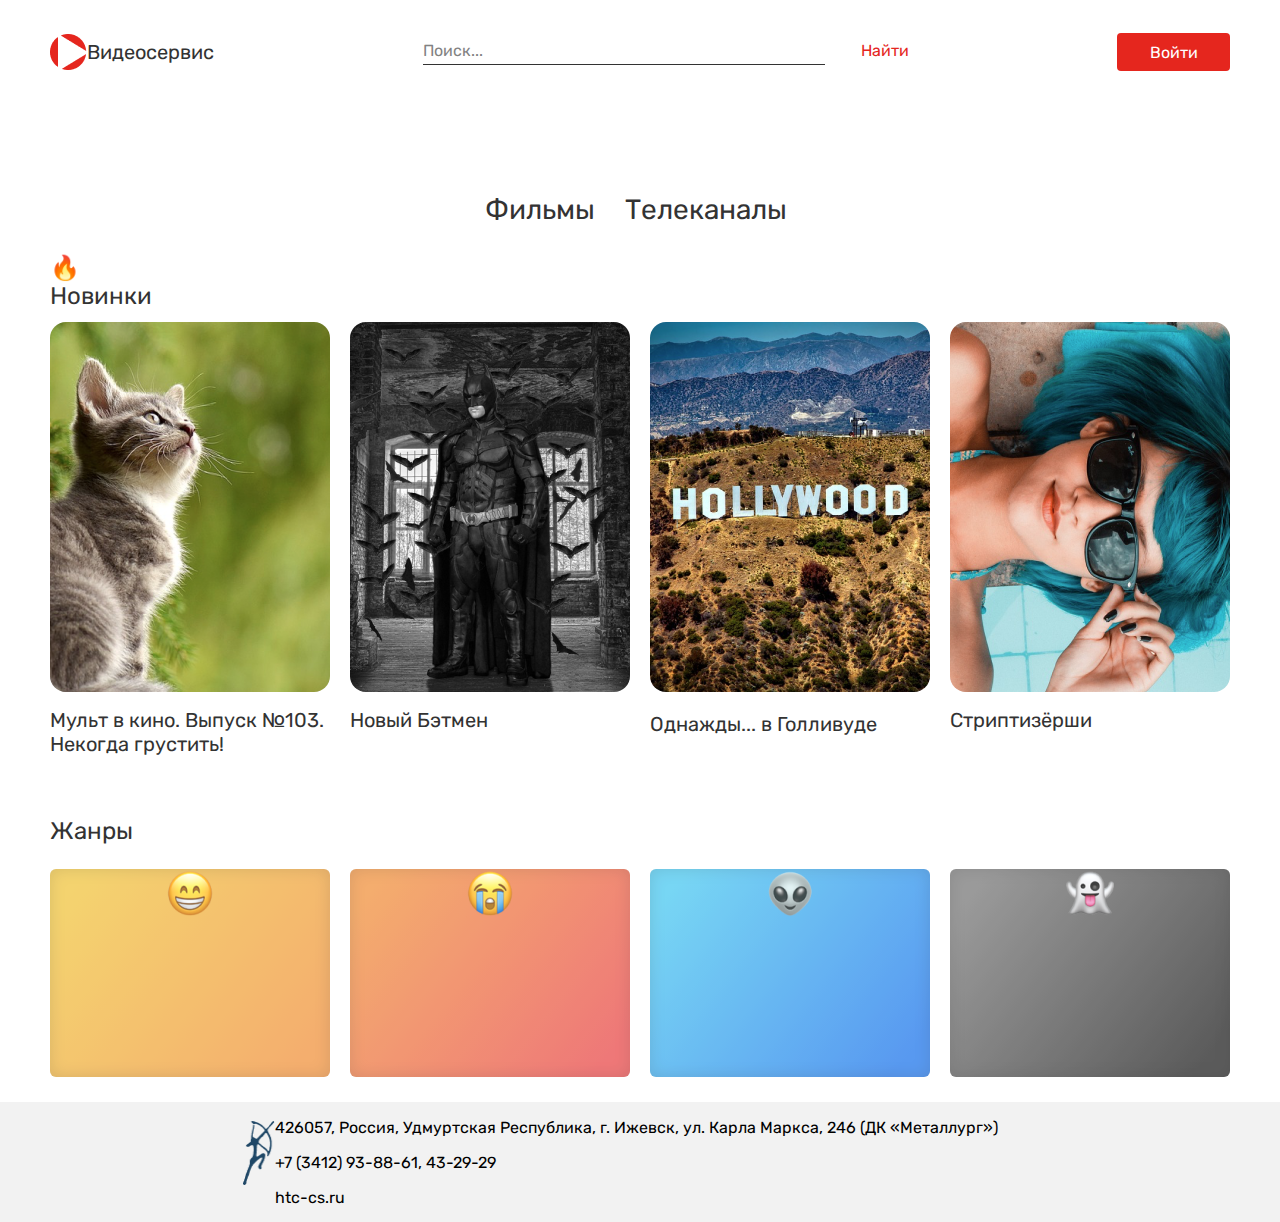
<file: index.html>
<!DOCTYPE html>
<html lang="ru">
<head>
    <meta charset="UTF-8">
    <meta name="viewport" content="width=device-width, initial-scale=1.0">
    <title>Document</title>
    <link rel="stylesheet" href="css/style.css">
</head>
<body>
<div class="container">
    <header class="header">
        <div class="header__logo">
            <img src="img/sign.png" alt="logo" class="header__logo-img">
            <p class="header__logo-p">Видеосервис</p>
        </div>

        <form class="search_form">
            <input type="text" placeholder="Поиск..." class="header__search">
                <input type="button" value="Найти" class="header__search-btn">
            
            
        </form>

        <form class="search_form">
            <a href="login.html"><input type="button" value="Войти" class="header__login"></a>
        </form>
    </header>

     <nav class="tabs">
        <a href="" class="btn_films">Фильмы</a>
        <a href="index2.html" class="btn_telec">Телеканалы</a>
     </nav>
     <div class="news">
            <p class="text">🔥 Новинки</p>
            <div class="abc">
                <div class="abc__item">
                    <a href="" class="link"><img src="img/cat.png" class="images"></a>
                    <p class="text_cat" style="margin-top: 16px;">Мульт в кино. Выпуск №103. Некогда грустить!</p>
                    <p class="hidden-text">Мульт</p>

                </div>

                <div class="abc__item">
                    <a href="" class="link"><img src="img/betmen.png" class="images"></a>
                    <p class="text_betmen" style="margin-top: 16px;">Новый Бэтмен</p>
                    <p class="hidden-text">Бетмен</p>
                </div>

                <div class="abc__item">
                    <a href="" class="link"><img src="img/hollywood.png" class="images"></a>
                    <p class="text_hollywood">Однажды... в Голливуде</p>
                    <p class="hidden-text">
                        Фильм повествует о череде событий, произошедших в Голливуде в 1969 году, на закате его «золотого века». Известный актер Рик Далтон и его дублер Клифф Бут пытаются найти свое место в стремительно меняющемся мире киноиндустрии.
                    </p>
                </div>

                <div class="abc__item">
                    <a href="" class="link"><img src="img/trippers.png" class="images"></a>
                    <p class="text_trippers" style="margin-top: 16px;">Стриптизёрши</p>
                    <p class="hidden-text">Стриптизёрши</p>
                </div>
        
            </div>
     </div>

    
    <div class="genres_news">
        <p class="text">Жанры</p>
            <div class="smile">
                <div class="genres_link 😁"> 
                    <img src="img/😁.png" class="smile_margin">

                </div>
                <div class="genres_link 😭">
                    <img src="img/😭.png" class="smile_margin">

                </div>

                <div class="genres_link 👽">
                    <img src="img/👽.png" class="smile_margin">

                </div>

                <div class="genres_link 👻">
                    <img src="img/👻.png" class="smile_margin">

                </div>

            </div>
    </div>

        
   

</div>
 <footer>
    <div class="footer">

        <img src="img/htc-cs-logo.png" class="png_footer">
        
            <div class="footer_text">

                <p>426057, Россия, Удмуртская Республика, г. Ижевск, ул. Карла Маркса, 246 (ДК «Металлург»)</p>
                <p>+7 (3412) 93-88-61, 43-29-29</p>
                <p>htc-cs.ru</p>

            </div>
        
    </div>
</footer>
</body>

</html>
</file>
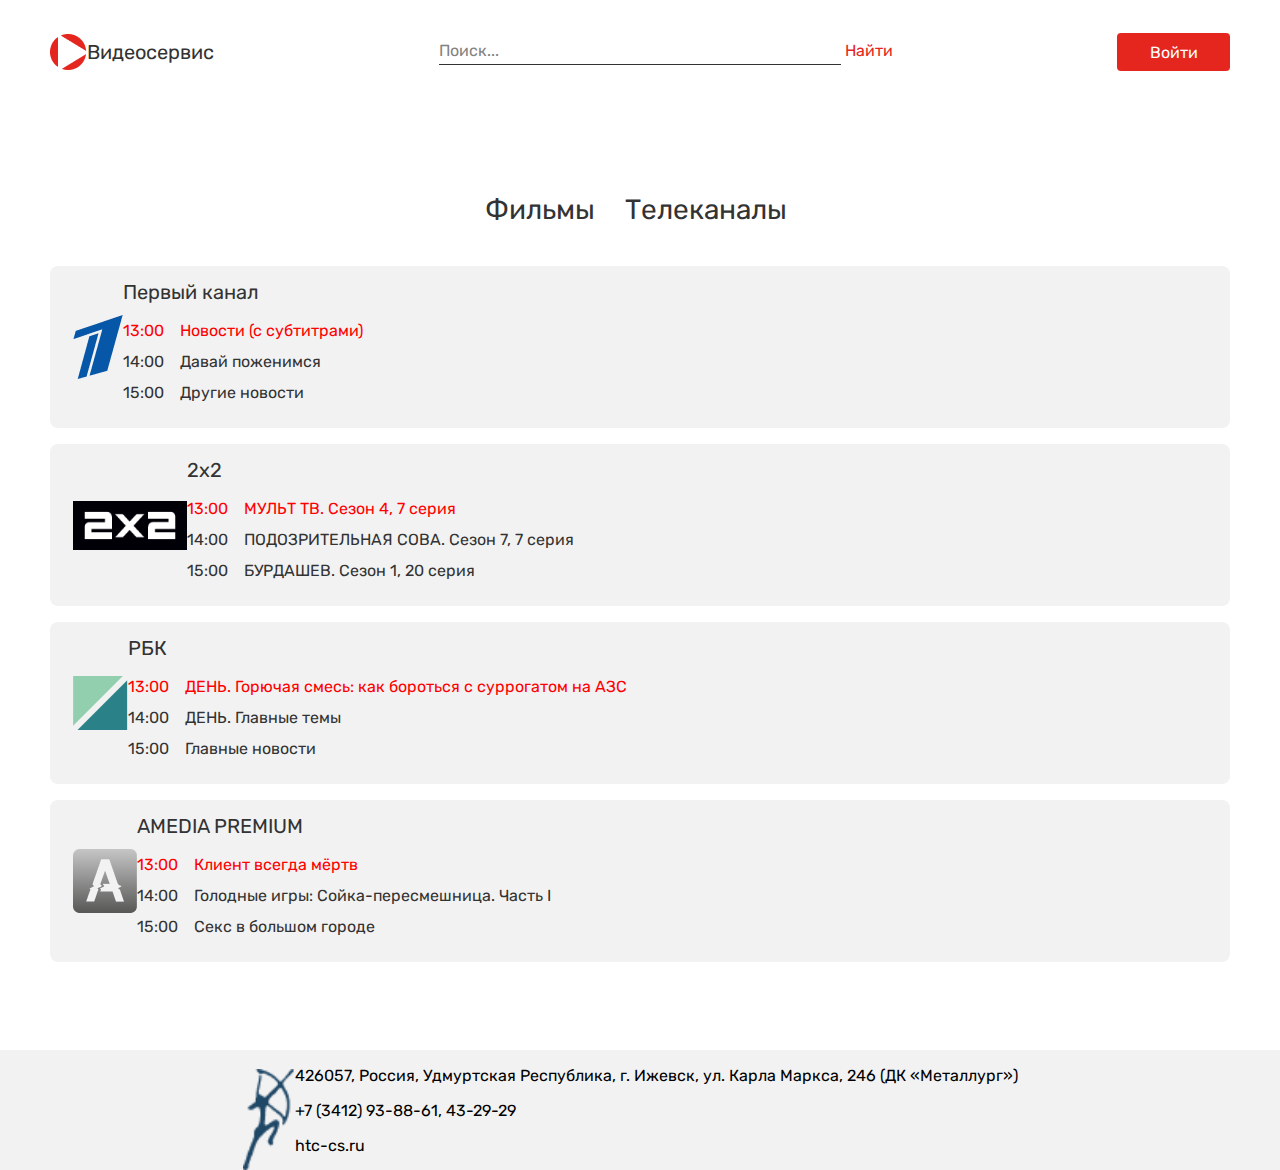
<file: index2.html>
<!DOCTYPE html>
<html lang="en">
<head>
    <meta charset="UTF-8">
    <meta name="viewport" content="width=device-width, initial-scale=1.0">
    <link rel="stylesheet" href="css/style2.css">
    <title>Document</title>
</head>
<body>
<div class="container">

    <header class="header">
        <div class="header__logo">
            <img src="img/sign.png" alt="logo" class="header__logo-img">
            <p class="header__logo-p">Видеосервис</p>
        </div>

        <form class="search_form">
            <input type="text" placeholder="Поиск..." class="header__search">
            <input type="button" value="Найти" class="header__search-btn">
        </form>

        <form class="search_form">
            <a href="login.html"><input type="button" value="Войти" class="header__login"></a>
        </form>
    </header> 

    <nav class="tabs">
        <a href="index.html" class="btn_films">Фильмы</a>
        <a href="index2.html" class="btn_telec">Телеканалы</a>
    </nav>

    <div class="telecanali">

        <div class="telecanali_1">
            <div class="left"> 
                <img src="img/1_kanal.png" class="logo">
            </div>
            <div class="right">
                <p class="channels">Первый канал</p>
                <div class="text">
                    <div class="red">
                        <p class="time">13:00</p>
						<p class="name">Новости (с субтитрами)</p>
                    </div>
                    <div class="black">
                        <p class="time">14:00</p>
						<p class="name">Давай поженимся</p>
                    </div>
                    <div class="black">
                        <p class="time">15:00</p>
						<p class="name">Другие новости</p>
                    </div>
                </div>
            </div>
           
        </div>

        <div class="telecanali_1">
            <div class="left"> 
            <img src="img/2x2.png" class="logo">
            </div>
            <div class="right">
                <p class="channels">2x2</p>
                <div class="text">
                    <div class="red">
                        <p class="time">13:00</p>
						<p class="name">МУЛЬТ ТВ. Сезон 4, 7 серия</p>
                    </div>
                    <div class="black">
                        <p class="time">14:00</p>
						<p class="name">ПОДОЗРИТЕЛЬНАЯ СОВА. Сезон 7, 7 серия</p>
                    </div>
                    <div class="black">
                        <p class="time">15:00</p>
						<p class="name">БУРДАШЕВ. Сезон 1, 20 серия</p>
                    </div>
                </div>
            </div>
        </div>

        <div class="telecanali_1">
            <div class="left">
            <img src="img/rbk.png" class="logo">
            </div>
            <div class="right">
                <p class="channels">РБК</p>
                <div class="text">
                    <div class="red">
                        <p class="time">13:00</p>
						<p class="name">ДЕНЬ. Горючая смесь: как бороться с суррогатом на АЗС</p>
                    </div>
                    <div class="black">
                        <p class="time">14:00</p>
						<p class="name">ДЕНЬ. Главные темы</p>
                    </div>
                    <div class="black">
                        <p class="time">15:00</p>
						<p class="name">Главные новости</p>
                    </div>
                </div>
            </div>

        </div>

        <div class="telecanali_1">
            <div class="left"> 
            <img src="img/amedia.png" class="logo">
            </div>
            <div class="right">
                <p class="channels">AMEDIA PREMIUM</p>
                <div class="text">
                    <div class="red">
                        <p class="time">13:00</p>
						<p class="name">Клиент всегда мёртв</p>
                    </div>
                    <div class="black">
                        <p class="time">14:00</p>
						<p class="name">Голодные игры: Сойка-пересмешница. Часть I</p>
                    </div>
                    <div class="black">
                        <p class="time">15:00</p>
						<p class="name">Секс в большом городе</p>
                    </div>
                </div>
            </div>
        </div>

    </div>

   

</div>
        <footer>
            <div class="footer">
        
                <img src="img/htc-cs-logo.png" class="png_footer">
                
                    <div class="footer_text">
        
                        <p>426057, Россия, Удмуртская Республика, г. Ижевск, ул. Карла Маркса, 246 (ДК «Металлург»)</p>
                        <p>+7 (3412) 93-88-61, 43-29-29</p>
                        <p>htc-cs.ru</p>
        
                    </div>
                
            </div>
        </footer>
</body>
</html>
</file>
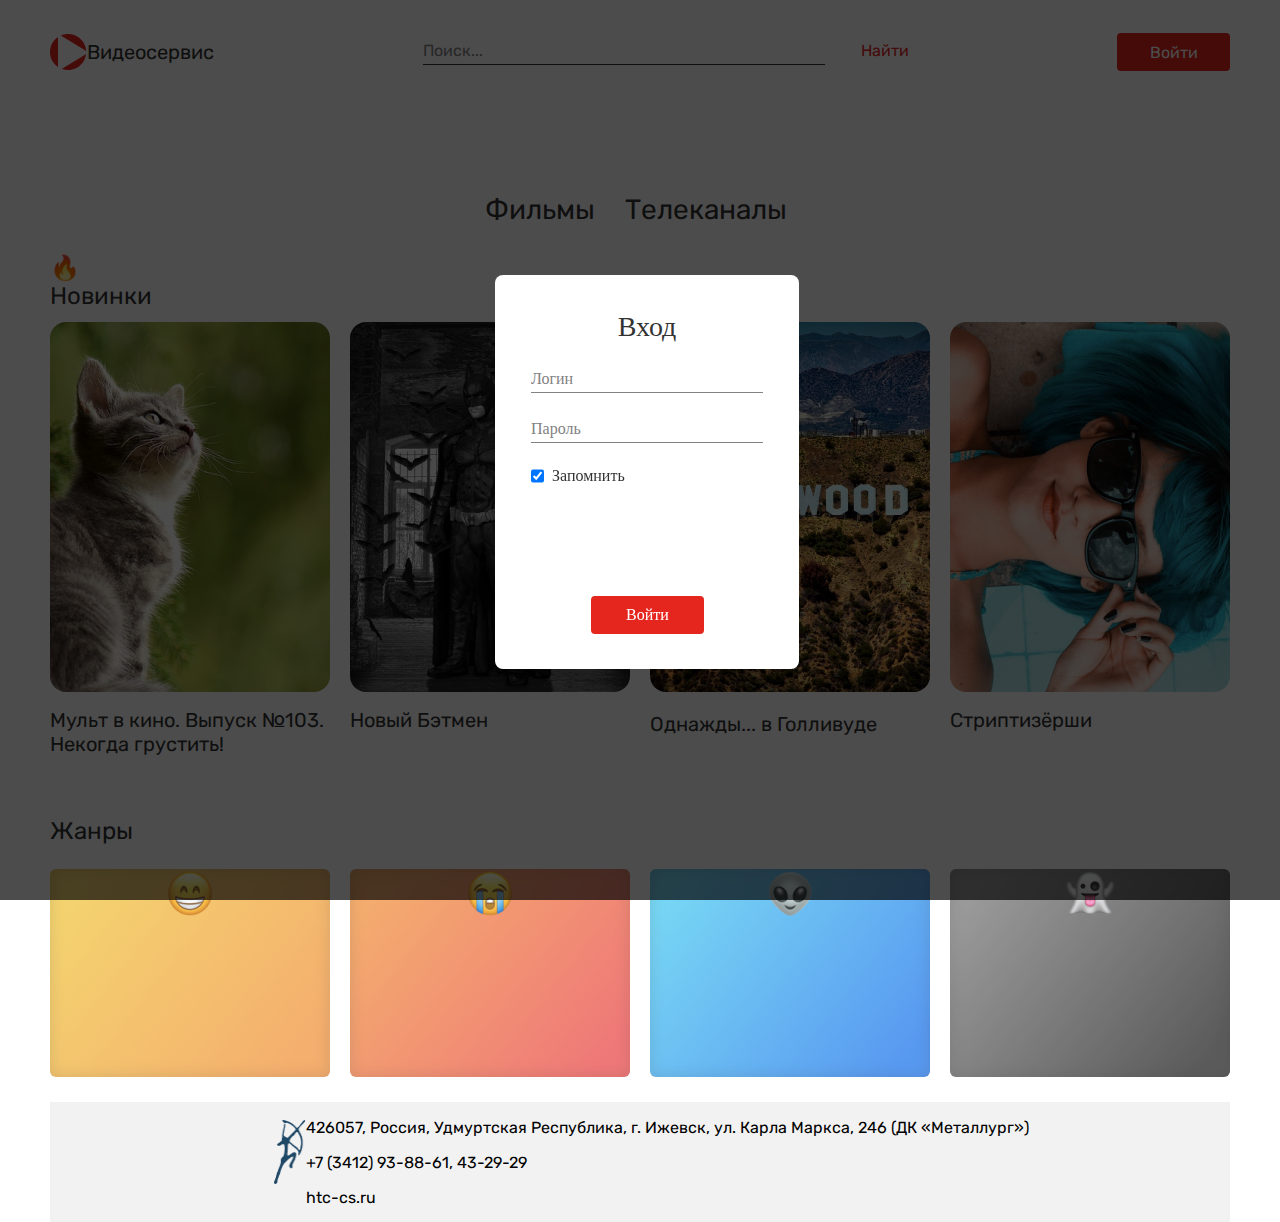
<file: login.html>
<!DOCTYPE html>
<html lang="ru">
<head>
    <meta charset="UTF-8">
    <meta name="viewport" content="width=device-width, initial-scale=1.0">
    <title>Document</title>
    <link rel="stylesheet" href="css/style.css">
</head>
<body>
<div class="container">
    <header class="header">
        <div class="header__logo">
            <img src="img/sign.png" alt="logo" class="header__logo-img">
            <p class="header__logo-p">Видеосервис</p>
        </div>

        <form>
            <input type="text" placeholder="Поиск..." class="header__search">
            <input type="button" value="Найти" class="header__search-btn">
        </form>

        <form>
            <input type="button" value="Войти" class="header__login">
        </form>
    </header>
    <div class="modal_login">
        <div class="login">
            <p class="logintexthead">Вход</p>
            <div>
                <input type="text" placeholder="Логин" class="login_login">
            </div>
            <div>
                <input type="text" placeholder="Пароль" class="login_login">
            </div>
            <div class="galka">
                <input type="checkbox" name="Запомнить" class="login_checkbox" checked />
                <p class="galkatext">Запомнить</p>
            </div>
            <div>
                <form>
                    <a href="user.html"><input type="button" value="Войти" class="login_btn"></a>
                </form>
            </div>
        </div>		
    </div>



     <nav class="tabs">
        <a href="" class="btn_films">Фильмы</a>
        <a href="index2.html" class="btn_telec">Телеканалы</a>
     </nav>
     <div class="news">
            <p class="text">🔥 Новинки</p>
            <div class="abc">
                <div class="abc__item">
                    <a href="" class="link"><img src="img/cat.png" class="images"></a>
                    <p class="text_cat" style="margin-top: 16px;">Мульт в кино. Выпуск №103. Некогда грустить!</p>
                    <p class="hidden-text">Мульт</p>

                </div>

                <div class="abc__item">
                    <a href="" class="link"><img src="img/betmen.png" class="images"></a>
                    <p class="text_betmen" style="margin-top: 16px;">Новый Бэтмен</p>
                    <p class="hidden-text">Бетмен</p>
                </div>

                <div class="abc__item">
                    <a href="" class="link"><img src="img/hollywood.png" class="images"></a>
                    <p class="text_hollywood">Однажды... в Голливуде</p>
                    <p class="hidden-text">
                        Фильм повествует о череде событий, произошедших в Голливуде в 1969 году, на закате его «золотого века». Известный актер Рик Далтон и его дублер Клифф Бут пытаются найти свое место в стремительно меняющемся мире киноиндустрии.
                    </p>
                </div>

                <div class="abc__item">
                    <a href="" class="link"><img src="img/trippers.png" class="images"></a>
                    <p class="text_trippers" style="margin-top: 16px;">Стриптизёрши</p>
                    <p class="hidden-text">Стриптизёрши</p>
                </div>
        
            </div>
     </div>

    
    <div class="genres_news">
        <p class="text">Жанры</p>
            <div class="smile">
                <div class="genres_link 😁"> 
                    <img src="img/😁.png" class="smile_margin">

                </div>
                <div class="genres_link 😭">
                    <img src="img/😭.png" class="smile_margin">

                </div>

                <div class="genres_link 👽">
                    <img src="img/👽.png" class="smile_margin">

                </div>

                <div class="genres_link 👻">
                    <img src="img/👻.png" class="smile_margin">

                </div>

            </div>
    </div>

        
   


 <footer>
    <div class="footer">

        <img src="img/htc-cs-logo.png" class="png_footer">
        
            <div class="footer_text">

                <p>426057, Россия, Удмуртская Республика, г. Ижевск, ул. Карла Маркса, 246 (ДК «Металлург»)</p>
                <p>+7 (3412) 93-88-61, 43-29-29</p>
                <p>htc-cs.ru</p>

            </div>
        
    </div>
</div>
</footer>
</body>

</html>
</file>
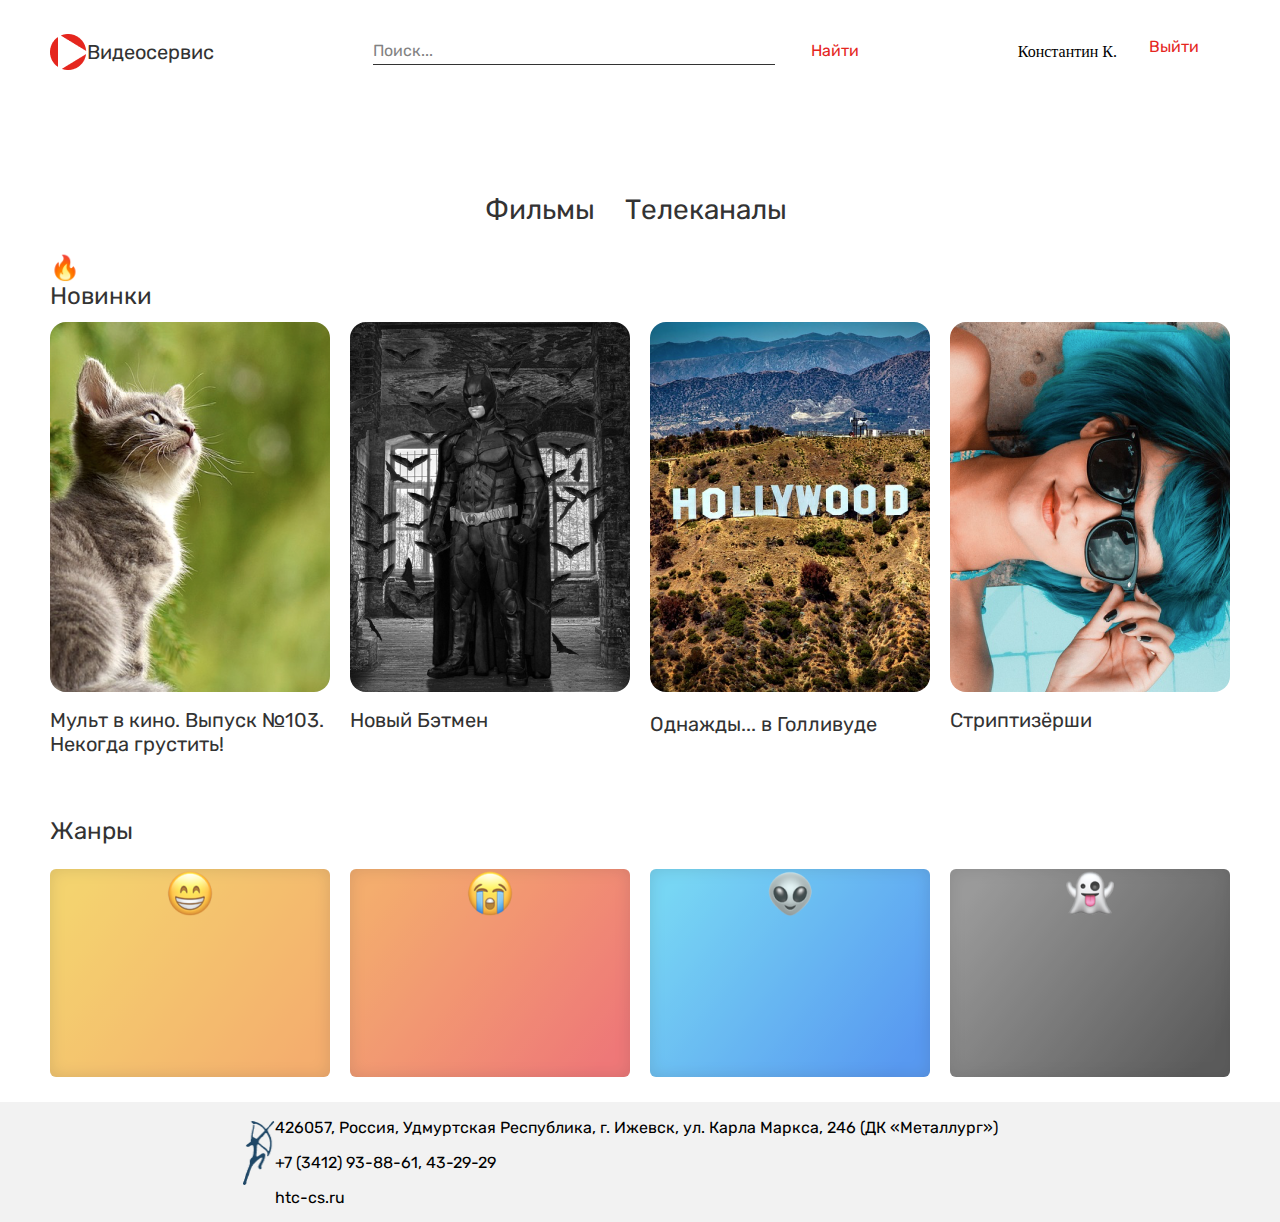
<file: user.html>
<!DOCTYPE html>
<html lang="ru">
<head>
    <meta charset="UTF-8">
    <meta name="viewport" content="width=device-width, initial-scale=1.0">
    <title>Document</title>
    <link rel="stylesheet" href="css/style.css">
</head>
<body>
<div class="container">
    <header class="header">
        <div class="header__logo">
            <img src="img/sign.png" alt="logo" class="header__logo-img">
            <p class="header__logo-p">Видеосервис</p>
        </div>

        <form>
            <input type="text" placeholder="Поиск..." class="header__search">
            <input type="button" value="Найти" class="header__search-btn">
        </form>

        <form style="display: flex;">
            <p>Константин К.</p>
            <a href="index.html"><input type="button" value="Выйти" class="header__login_user"></a>
        </form>
    </header>

     <nav class="tabs">
        <a href="" class="btn_films">Фильмы</a>
        <a href="user2.html" class="btn_telec">Телеканалы</a>
     </nav>
     <div class="news">
            <p class="text">🔥 Новинки</p>
            <div class="abc">
                <div class="abc__item">
                    <a href="" class="link"><img src="img/cat.png" class="images"></a>
                    <p class="text_cat" style="margin-top: 16px;">Мульт в кино. Выпуск №103. Некогда грустить!</p>
                    <p class="hidden-text">Мульт</p>

                </div>

                <div class="abc__item">
                    <a href="" class="link"><img src="img/betmen.png" class="images"></a>
                    <p class="text_betmen" style="margin-top: 16px;">Новый Бэтмен</p>
                    <p class="hidden-text">Бетмен</p>
                </div>

                <div class="abc__item">
                    <a href="" class="link"><img src="img/hollywood.png" class="images"></a>
                    <p class="text_hollywood">Однажды... в Голливуде</p>
                    <p class="hidden-text">
                        Фильм повествует о череде событий, произошедших в Голливуде в 1969 году, на закате его «золотого века». Известный актер Рик Далтон и его дублер Клифф Бут пытаются найти свое место в стремительно меняющемся мире киноиндустрии.
                    </p>
                </div>

                <div class="abc__item">
                    <a href="" class="link"><img src="img/trippers.png" class="images"></a>
                    <p class="text_trippers" style="margin-top: 16px;">Стриптизёрши</p>
                    <p class="hidden-text">Стриптизёрши</p>
                </div>
        
            </div>
     </div>

    
    <div class="genres_news">
        <p class="text">Жанры</p>
            <div class="smile">
                <div class="genres_link 😁"> 
                    <img src="img/😁.png" class="smile_margin">

                </div>
                <div class="genres_link 😭">
                    <img src="img/😭.png" class="smile_margin">

                </div>

                <div class="genres_link 👽">
                    <img src="img/👽.png" class="smile_margin">

                </div>

                <div class="genres_link 👻">
                    <img src="img/👻.png" class="smile_margin">

                </div>

            </div>
    </div>

        
   

</div>
 <footer>
    <div class="footer">

        <img src="img/htc-cs-logo.png" class="png_footer">
        
            <div class="footer_text">

                <p>426057, Россия, Удмуртская Республика, г. Ижевск, ул. Карла Маркса, 246 (ДК «Металлург»)</p>
                <p>+7 (3412) 93-88-61, 43-29-29</p>
                <p>htc-cs.ru</p>

            </div>
        
    </div>
</footer>
</body>

</html>
</file>
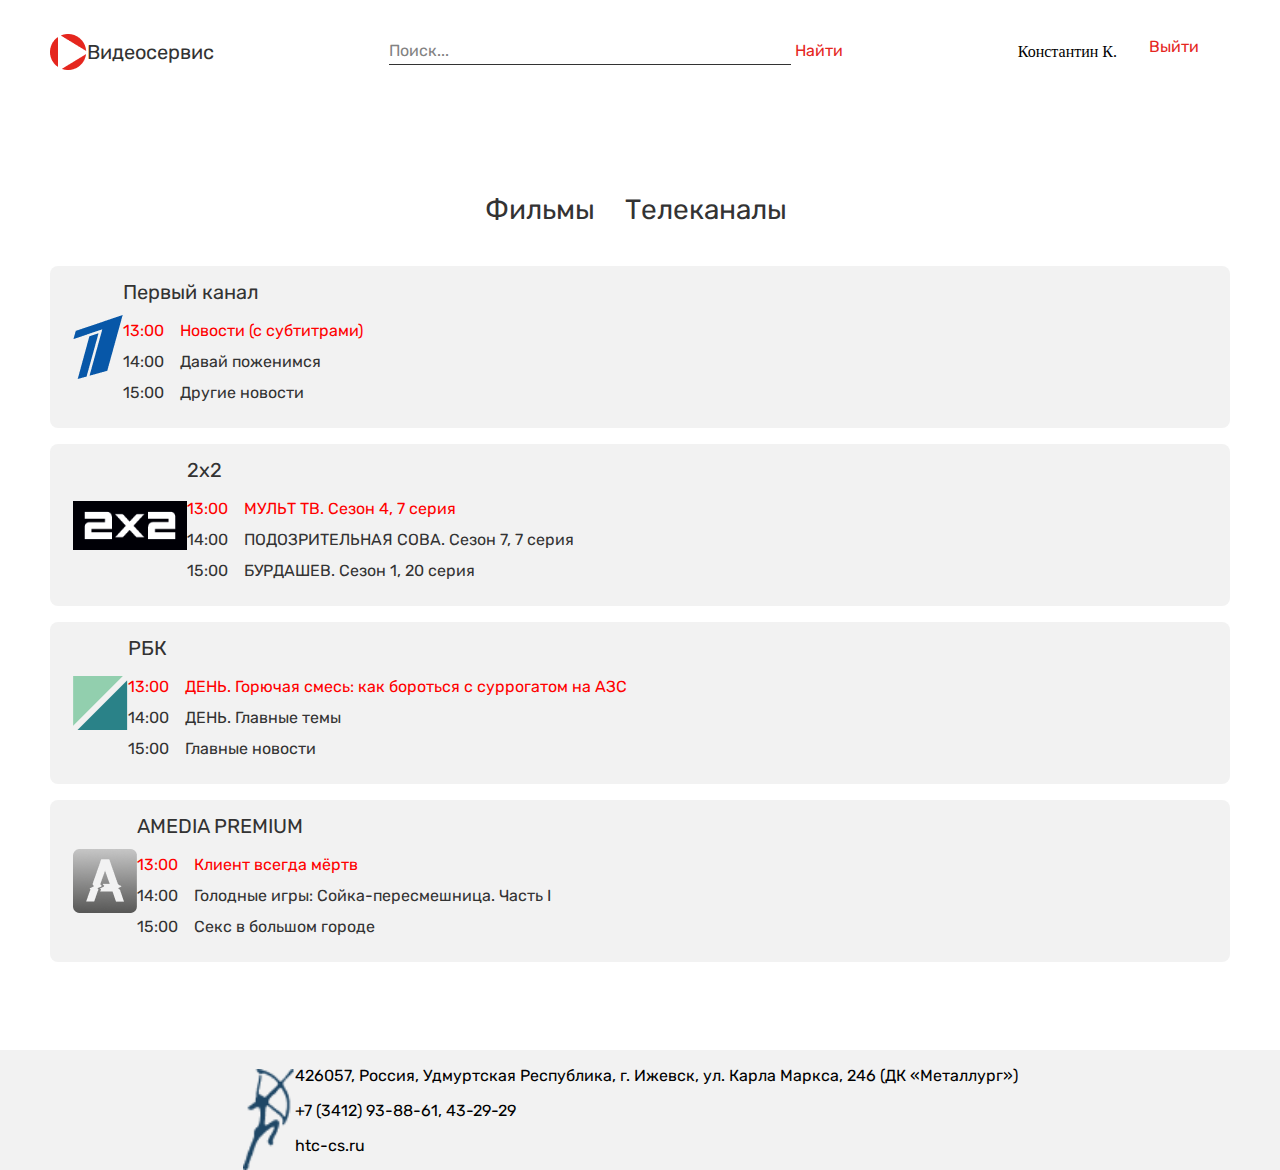
<file: user2.html>
<!DOCTYPE html>
<html lang="en">
<head>
    <meta charset="UTF-8">
    <meta name="viewport" content="width=device-width, initial-scale=1.0">
    <link rel="stylesheet" href="css/style2.css">
    <title>Document</title>
</head>
<body>
<div class="container">

    <header class="header">
        <div class="header__logo">
            <img src="img/sign.png" alt="logo" class="header__logo-img">
            <p class="header__logo-p">Видеосервис</p>
        </div>

        <form>
            <input type="text" placeholder="Поиск..." class="header__search">
            <input type="button" value="Найти" class="header__search-btn">
        </form>

        <form style="display: flex;">
            <p>Константин К.</p>
            <a href="index2.html"><input type="button" value="Выйти" class="header__login_user"></a>
        </form>
    </header> 


    <nav class="tabs">
        <a href="user.html" class="btn_films">Фильмы</a>
        <a href="user2.html" class="btn_telec">Телеканалы</a>
    </nav>

    <div class="telecanali">

        <div class="telecanali_1">
            <div class="left"> 
                <img src="img/1_kanal.png" class="logo">
            </div>
            <div class="right">
                <p class="channels">Первый канал</p>
                <div class="text">
                    <div class="red">
                        <p class="time">13:00</p>
						<p class="name">Новости (с субтитрами)</p>
                    </div>
                    <div class="black">
                        <p class="time">14:00</p>
						<p class="name">Давай поженимся</p>
                    </div>
                    <div class="black">
                        <p class="time">15:00</p>
						<p class="name">Другие новости</p>
                    </div>
                </div>
            </div>
           
        </div>

        <div class="telecanali_1">
            <div class="left"> 
            <img src="img/2x2.png" class="logo">
            </div>
            <div class="right">
                <p class="channels">2x2</p>
                <div class="text">
                    <div class="red">
                        <p class="time">13:00</p>
						<p class="name">МУЛЬТ ТВ. Сезон 4, 7 серия</p>
                    </div>
                    <div class="black">
                        <p class="time">14:00</p>
						<p class="name">ПОДОЗРИТЕЛЬНАЯ СОВА. Сезон 7, 7 серия</p>
                    </div>
                    <div class="black">
                        <p class="time">15:00</p>
						<p class="name">БУРДАШЕВ. Сезон 1, 20 серия</p>
                    </div>
                </div>
            </div>
        </div>

        <div class="telecanali_1">
            <div class="left">
            <img src="img/rbk.png" class="logo">
            </div>
            <div class="right">
                <p class="channels">РБК</p>
                <div class="text">
                    <div class="red">
                        <p class="time">13:00</p>
						<p class="name">ДЕНЬ. Горючая смесь: как бороться с суррогатом на АЗС</p>
                    </div>
                    <div class="black">
                        <p class="time">14:00</p>
						<p class="name">ДЕНЬ. Главные темы</p>
                    </div>
                    <div class="black">
                        <p class="time">15:00</p>
						<p class="name">Главные новости</p>
                    </div>
                </div>
            </div>

        </div>

        <div class="telecanali_1">
            <div class="left"> 
            <img src="img/amedia.png" class="logo">
            </div>
            <div class="right">
                <p class="channels">AMEDIA PREMIUM</p>
                <div class="text">
                    <div class="red">
                        <p class="time">13:00</p>
						<p class="name">Клиент всегда мёртв</p>
                    </div>
                    <div class="black">
                        <p class="time">14:00</p>
						<p class="name">Голодные игры: Сойка-пересмешница. Часть I</p>
                    </div>
                    <div class="black">
                        <p class="time">15:00</p>
						<p class="name">Секс в большом городе</p>
                    </div>
                </div>
            </div>
        </div>

    </div>

   

</div>
        <footer>
            <div class="footer">
        
                <img src="img/htc-cs-logo.png" class="png_footer">
                
                    <div class="footer_text">
        
                        <p>426057, Россия, Удмуртская Республика, г. Ижевск, ул. Карла Маркса, 246 (ДК «Металлург»)</p>
                        <p>+7 (3412) 93-88-61, 43-29-29</p>
                        <p>htc-cs.ru</p>
        
                    </div>
                
            </div>
        </footer>
</body>
</html>
</file>
<file: css/style.css>
/* body {
    width: 100vm;
    height: 10vh;
    background-color: aqua;
} */
* {
    padding: 0;
}
body{
    margin:0;
}
@font-face {
    font-family: Rubik;
    src: url(../fonts/Rubik-Regular.ttf);
}
.container{
    width: 1180px;
/*    height: 100vh;*/
    margin: 0 auto;
}
.header{
    height: 40px;
    margin-top: 32px;
    display: flex;
    justify-content: space-between;
    align-items: center;
}
.header__logo {
    display: flex;
    align-items: center;
}

.header__logo-p {
color: var(--Gray-1, #333);
font-family: Rubik;
font-size: 20px;
font-style: normal;
font-weight: 500;
line-height: normal; 
}
.header__search {
width: 402px;
height: 25px;
border: none;
border-bottom: 1px #333 solid;
margin-right: 32px;
}

.header__search::placeholder {
    color: var(--Gray-3, #828282);
    font-family: Rubik;
    font-size: 16px;
    font-style: normal;
    font-weight: 400;
    line-height: normal; 
}
.header__search::focus{
outline: none;
color: #333;
font-family: Rubik;
font-size: 16px;
font-weight: 500;
}

.header__search-btn {
    background: none;
    border: none;
    color: #e5261e;
    font-family: Rubik;
    font-size: 16px;
    font-weight: 500;
}

.header__login {
width: 113px;
height: 38px;
border: none;
border-radius: 4px;
background-color:#e5261e;
color: #FFF;
text-align: center;
font-family: Rubik;
font-size: 16px;
font-weight: 500;
}
.header__login:hover {
    background: #cc221b;
}
.header__login_user {
    width: 113px;
    height: 38px;
    border: none;
    border-radius: 4px;
    background-color:white;
    color: var(--red, #E5261E);
    text-align: center;
    font-family: Rubik;
    font-size: 16px;
    font-weight: 500;
    }
.tabs {
display: flex; 
background: #FFF;
margin-left: auto;
margin-right: auto;
width: 311px;
height: 42px; 
font-family: Rubik;
margin-top: 116px;
text-align: justify;
background: #FFF; 
}

.link {
    text-decoration: none;
}

.tabs a:first-child {
margin-right: 24px; 

}

.btn_films{
text-decoration: none;
width: 116px;
height: 33px; 
text-decoration: 0;
color: var(--Gray-1, #333); 
font-size: 28px;
font-style: normal;
font-weight: 500;
line-height: normal; 
margin: auto;
}
.btn_films:hover {
color: #E5261E;
border-bottom: 2px solid #E5261E;

} 

.btn_telec {
margin: auto;
width: 171px;
height: 33px; 
text-decoration: 0;
color: var(--Gray-1, #333); 
font-size: 28px;
}

.btn_telec:hover {
color: #E5261E;
border-bottom: 2px solid #E5261E;

} 

.genres_news {

margin-top: 41px;
width: 1180px;
height: 285px;

}
.text {
    display: flex;
    width: 134px;
    height: 28px;
    color: var(--Gray-1, #333);
    font-family: Rubik;
    font-size: 24px;
    font-style: normal;
    font-weight: 500;
    line-height: normal;  
}
.images {
margin-top: 16px;
display: flex;
width: 280px;
height: 434px;
flex-direction: column;
justify-content: center;
align-items: flex-start;
gap: 16px;
flex-shrink: 0; 
}
.images {
    width: 280px;
    height: 370px;
    border-radius: 16px;
}
.images:hover {
color: var(--Gray-6, #F2F2F2);
font-family: Rubik;
font-size: 16px;
font-style: normal;
font-weight: 400;
line-height: 140%;
}
.text_cat {
    width: 280px;
    color: var(--Gray-1, #333);
font-family: Rubik;
font-size: 20px;
font-style: normal;
font-weight: 400;
line-height: normal;    
}
.betmen {
    border-radius: 16px;
    width: 280px;
    height: 370px;
}

.text_betmen {
    color: var(--Gray-1, #333);
    font-family: Rubik;
    font-size: 20px;
    font-style: normal;
    font-weight: 400;
    line-height: normal; 
}
.abc {
    display:flex;
    justify-content: space-between;
    

}


.hidden-text {
position: absolute;
 top:0px;
 height: 354px;
 width: 249px;
 background: rgba(51, 51, 51, 0.6);
 color: var(--Gray-6, #F2F2F2);
font-family: Rubik;
font-size: 16px;
font-style: normal;
font-weight: 400;
line-height: 140%; /* 22.4px */
border-radius: 16px;
 padding-left: 16px;
 padding-right: 16px;
 padding-top: 16px;
 opacity: 0;
 }

.hidden-text:hover{
    opacity: 1;
}

.abc__item{
    position: relative;

}

.text_hollywood {
color: var(--Gray-1, #333);
font-family: Rubik;
font-size: 20px;
font-style: normal;
font-weight: 400;
line-height: normal;
}

.text_trippers {
width: 280px;
color: var(--Gray-1, #333);
font-family: Rubik;
font-size: 20px;
font-style: normal;
font-weight: 400;
line-height: normal;
}

.genres_link {
opacity: 0.8;
width: 280px;
height: 208px;
flex-shrink: 0;
border-radius: 6px;
background: linear-gradient(128deg, #F2C94C 8.44%, #F29A4A 91.36%);
box-shadow: 0px 0px 16px 0px rgba(0, 0, 0, 0.15) inset;
text-decoration: none;
align-items: center;

}
.smile {

display:flex;
justify-content: space-between;
opacity: 1;
text-align: center;
}

.smile_magrin {
    display: flex;
    flex-direction: column;
    justify-content: center;


}

.😁{
    background: linear-gradient(128deg, #F2C94C 8.44%, #F29A4A 91.36%);
}


.😭 {
    background: linear-gradient(128deg, #F2994A 8.44%, #EB5757 91.36%); 
}

.👽 {
    background: linear-gradient(128deg, #56CCF2 8.44%, #2F80ED 91.36%);

}

.👻 {
    background: linear-gradient(128deg, #828282 8.44%, #333 91.36%);
}

.genres_link:hover{
    opacity: 1;
}
.footer {

width: 100%;
background-color: #F2F2F2;
height: 120px;
margin: 0;
overflow-x: hidden;
display: flex;

}

.png_footer { 
display: flex;
margin-left: 19%;
margin-top: 1.5%;
position:relative;
width: 31.992px;
height: 64px;
flex-shrink: 0;
}

.footer_text {
    font-size: 16px;
font-family: Rubik;
word-wrap: break-word;
}

.modal_login:before {
	content: '';
	background: #000;
	position: fixed; 
	left: 0;
	top: 0;
	width: 100%; 
	height: 100%;
	opacity: 0.7;
	z-index: 9999;
    justify-items: center;

}
.login {
    display: flex;
	width: 304px;
    height: 394px;
    position: fixed;
	background: #fff;
	z-index: 10000;
	opacity: 1;	
    border-radius: 8px;
    margin: 203px 568px 203px 445px;
    flex-direction: column;
}
.logintexthead{
    color: var(--Gray-1, #333);
    display: flex;
    font-family: Rubick-Medium;
    font-size: 28px;
    margin: 36px 0 24px 0;
    justify-content: center;
}
.login_login{
    display: flex;
    width: 232px;
    height: 25px;
    flex-shrink: 0;
    border: 0;
    border-bottom: 1px solid #828282;
    margin: 0 36px 24px 36px;
    font-family: Rubick-Medium;
}
.login_pass{
    display: flex;
    width: 232px;
    height: 25px;
    flex-shrink: 0;
    border: 0;
    border-bottom: 1px solid #828282;
    margin: 0 36px 24px 36px;
    font-family: Rubick-Medium;
}
.login_login:focus,.login_pass:focus{
    outline: none;
}
.login_login::placeholder,.login_pass::placeholder{
    color: var(--Gray-1, #828282);
    font-family: Rubick-Medium;
    font-size: 16px;
}
.login_checkbox{
    margin: 0 0 0 36px;
    fill: var(--red, #E5261E);
}
.galka{
    display: flex;
    flex-direction: row;
}
.galkatext{
    margin: 0 0 0 8px;
    color: var(--Gray-1, #333);
    font-family: Rubick-Medium;
    font-size: 16px;
}
.login_btn{
    width: 113px;
    height: 38px;
    background-color: #E5261E;
    border-radius: 4px;
    color: var(--red, #ffffff);
    font-family: Rubick-Medium;
    font-size: 16px;
    border: 0;
    margin: 111px 0 0 96px;
}


@media screen and (max-width: 390px){

    .container{
        width: 390px;
    }
    .header {
       flex-direction: column;
       height: auto;
    }
    .header__search {
        width: 290px;
    }

    .header__search-btn {
       margin-top: 13px;
    }

    .header__login {
        margin-top: 13px;
    }

    .search_form{
        display: flex;
        flex-direction: column;
    }

    body {
        width: 390px;
    }
    .text {
        text-align: center;
        display: block;
    }
    .news {
        flex-direction: column;
    }
    .abc {
        flex-direction: column;     
    }
    .smile {
        flex-direction: column;
    }
    .genres_link {
        margin-top: 15px;
    }
    footer {
        margin-top: 670px;
    }
    .footer_text {
        height: 162px;
    }
    .png_footer {
        margin-left: 2%;
        margin-top: 9%;
    }
    .login {
        margin:0 0 0 43px;
    }

}
</file>
<file: css/style2.css>
* {
    padding: 0;
}
body{
    margin:0;
}
@font-face {
    font-family: Rubik;
    src: url(../fonts/Rubik-Regular.ttf);
}
.container{
    width: 1180px;
    margin: auto;
}
.header{
    height: 40px;
    margin-top: 32px;
    display: flex;
    justify-content: space-between;
    align-items: center;
}
.header__logo {
    display: flex;
    align-items: center;
}

.header__logo-p {
color: var(--Gray-1, #333);
font-family: Rubik;
font-size: 20px;
font-style: normal;
font-weight: 500;
line-height: normal; 
}
.header__search {
width: 402px;
height: 25px;
border: none;
border-bottom: 1px #333 solid;
margin-right: 32;
}

.header__search::placeholder {
    color: var(--Gray-3, #828282);
    font-family: Rubik;
    font-size: 16px;
    font-style: normal;
    font-weight: 400;
    line-height: normal; 
}
.header__search::focus{
outline: none;
color: #333;
font-family: Rubik;
font-size: 16px;
font-weight: 500;
}

.header__search-btn {
    background: none;
    border: none;
    color: #e5261e;
    font-family: Rubik;
    font-size: 16px;
    font-weight: 500;
}

.header__login {
width: 113px;
height: 38px;
border: none;
border-radius: 4px;
background-color:#e5261e;
color: #FFF;
text-align: center;
font-family: Rubik;
font-size: 16px;
font-weight: 500;
}
.header__login:hover {
    background: #cc221b;
    }

.tabs {
    display: flex; 
    background: #FFF;
    margin-left: auto;
    margin-right: auto;
    width: 311px;
    height: 42px; 
    font-family: Rubik;
    margin-top: 116px;
    text-align: justify;
    background: #FFF; 
    }

.tabs a:first-child {
    margin-right: 24px;  
    }

.btn_films {
    text-decoration: none;
    width: 116px;
    height: 33px; 
    text-decoration: 0;
    color: var(--Gray-1, #333); 
    font-size: 28px;
    font-style: normal;
    font-weight: 500;
    line-height: normal; 
    margin: auto;
    }

.btn_films:hover {
    color: #E5261E;
    border-bottom: 2px solid #E5261E;  
    } 
        
.btn_telec {
    margin: auto;
    width: 171px;
    height: 33px; 
    text-decoration: 0;
    color: var(--Gray-1, #333); 
    font-size: 28px;
    }
        
.btn_telec:hover {
    color: #E5261E;
    border-bottom: 2px solid #E5261E;
    }

.telecanali {
    display: flex;
    /*height: 1073px;*/
    flex-direction: column;
    margin: 36px auto 72px auto;
}

.telecanali_1 {
    display: flex;
    margin-bottom: 16px;
    max-width: 1180px;
    height: 162px;
    border-radius: 8px;
    background: #F2F2F2;
}

.header__login_user {
    width: 113px;
    height: 38px;
    border: none;
    border-radius: 4px;
    background-color:white;
    color: var(--red, #E5261E);
    text-align: center;
    font-family: Rubik;
    font-size: 16px;
    font-weight: 500;
    }

.logo {
    overflow-clip-margin: content-box;
    overflow: clip;
}


.left {
    /*width: 400px;*/
    margin: 49px 0 49px 23px;
    display: flex;
    justify-content: center;
    align-items: center;
}

.right {
    /*display: flex;*/
    margin: auto 0;
}

.channels {
    margin-top: 0;
    margin-bottom: 17px;
    color: #333;
    font-family: Rubik;
    font-size: 20px;
    font-weight: 500;
}
.red {
    margin: 0;
	margin-bottom: 12px;
	display: flex;
	color: red;
    font-family: Rubik;
    font-size: 16px;
    font-weight: 400;
}
.black {
    margin: 0;
    margin-bottom: 12px;
    display: flex;
    color: #333;
    font-family: Rubik;
    font-size: 16px;
    font-weight: 400;
}
.time {
    margin: 0;
    margin-right: 16px;
}
.name {
    margin: 0;
}
.footer {

    width: 100%;
    background-color: #F2F2F2;
    height: 120px;
    margin: 0;
    overflow-x: hidden;
    display: flex;
    
    }
    
    .png_footer { 
    display: flex;
    margin-left: 19%;
    margin-top: 1.5%;
    position:relative;
    }
    
    .footer_text {
        font-size: 16px;
    font-family: Rubik;
    word-wrap: break-word;
    }

    @media screen and (max-width: 390px){

        .container{
            width: 390px;
        }
        .header {
           flex-direction: column;
           height: auto;
        }
        .header__search {
            width: 290px;
        }
    
        .header__search-btn {
           margin-top: 13px;
        }
    
        .header__login {
            margin-top: 13px;
        }
    
        .search_form{
            display: flex;
            flex-direction: column;
        }
    
        body {
            width: 390px;
        }

        .left{
            display: flex;
            position: absolute;
            justify-content: center;
        }

        .right {
            display: table-caption;
        }
        .red {
            margin-left: 150px;
        }
        .black {
            margin-left: 150px;
        }
        .channels {
            margin-left: 150px;
        }

        .telecanali_1 {
            width: 390px;
        }


        footer {
            margin-top: 670px;
        }
        .footer_text {
            height: 162px;
        }
        .png_footer {
            margin-left: 2%;
            margin-top: 9%;
        }

    }
</file>
